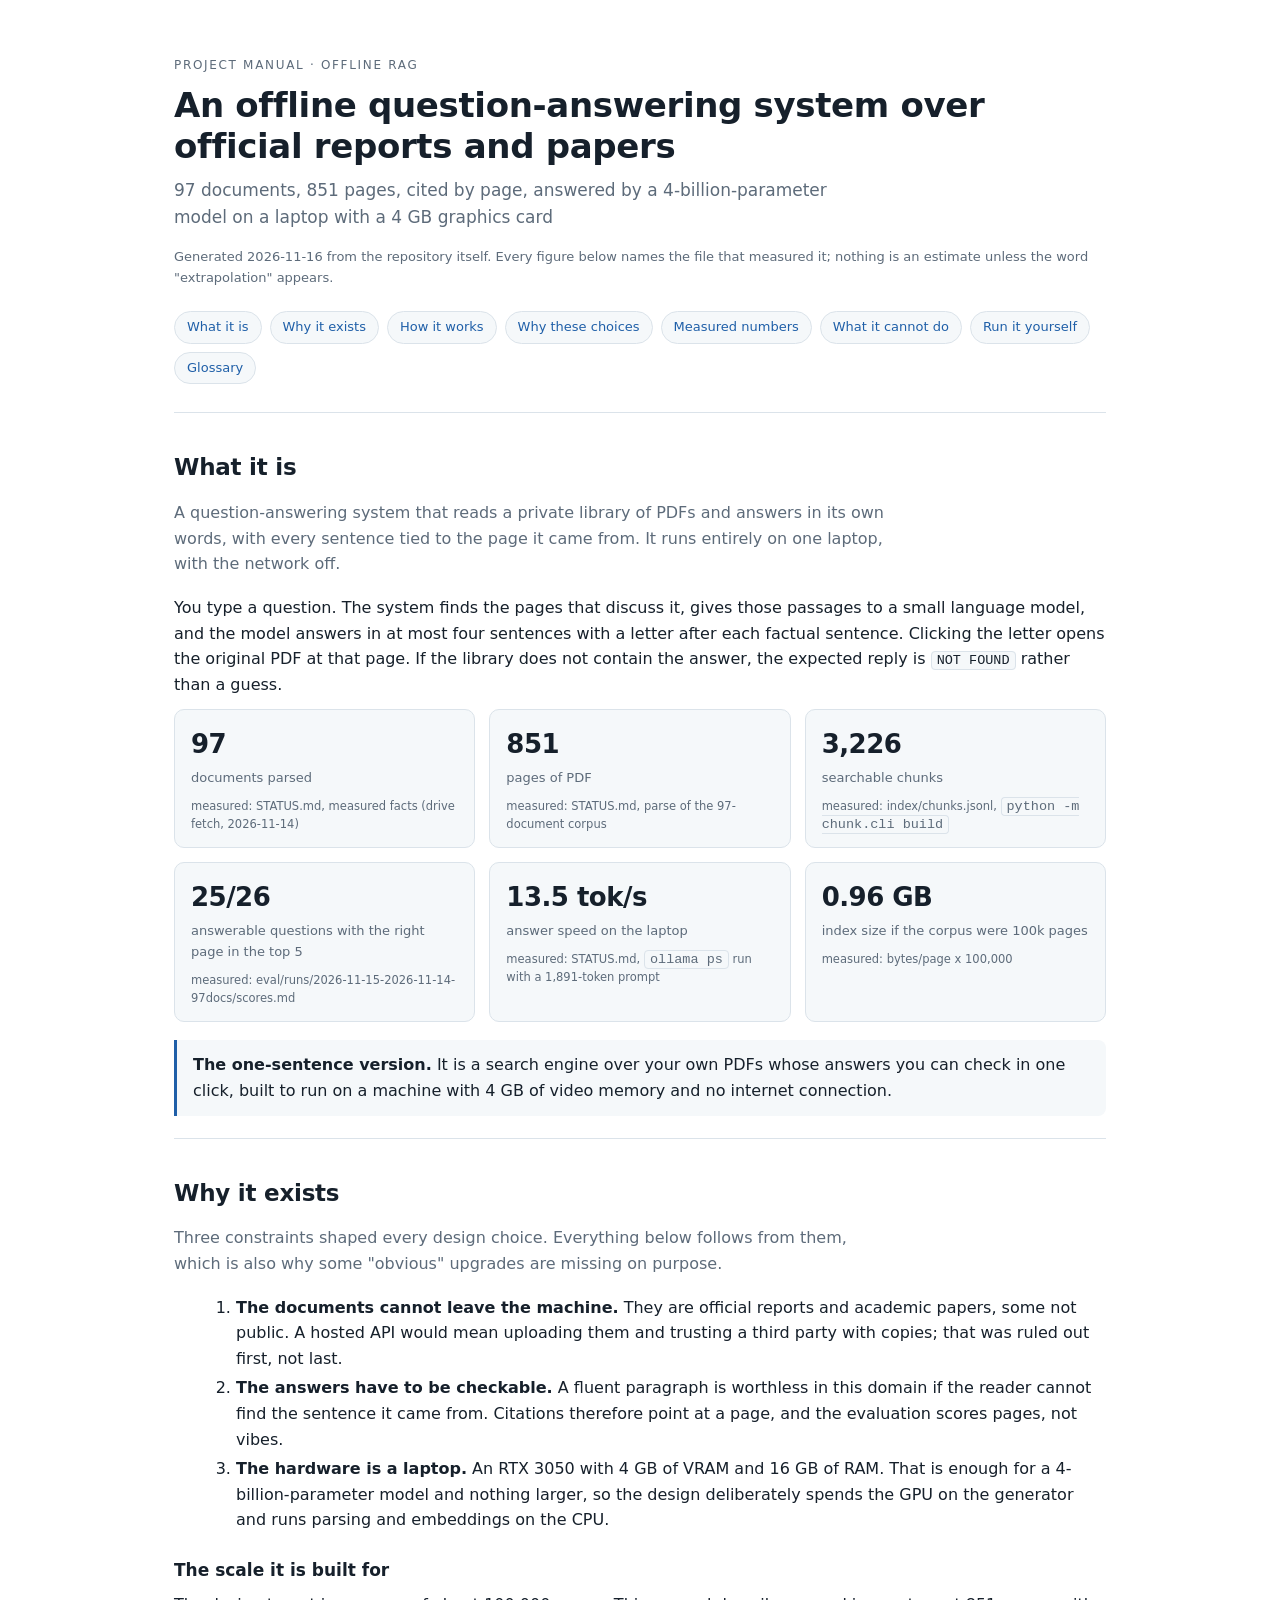
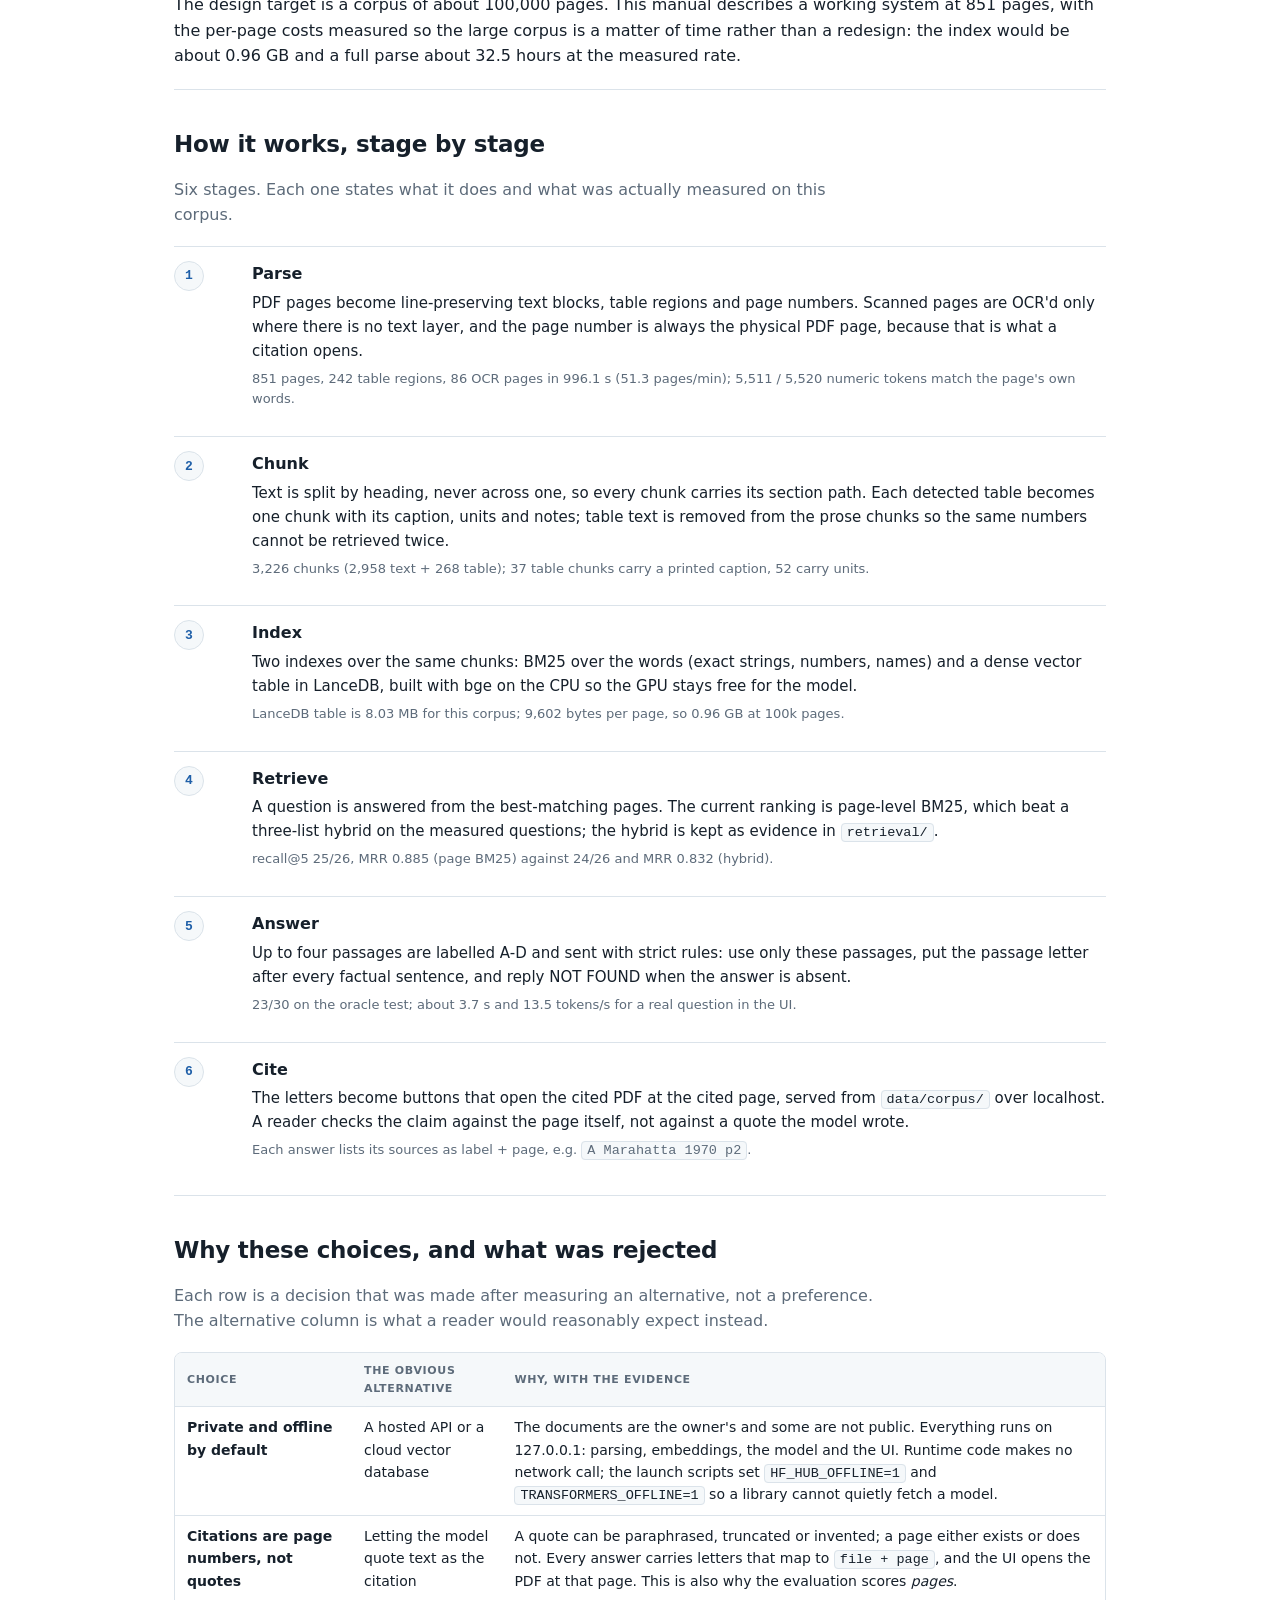
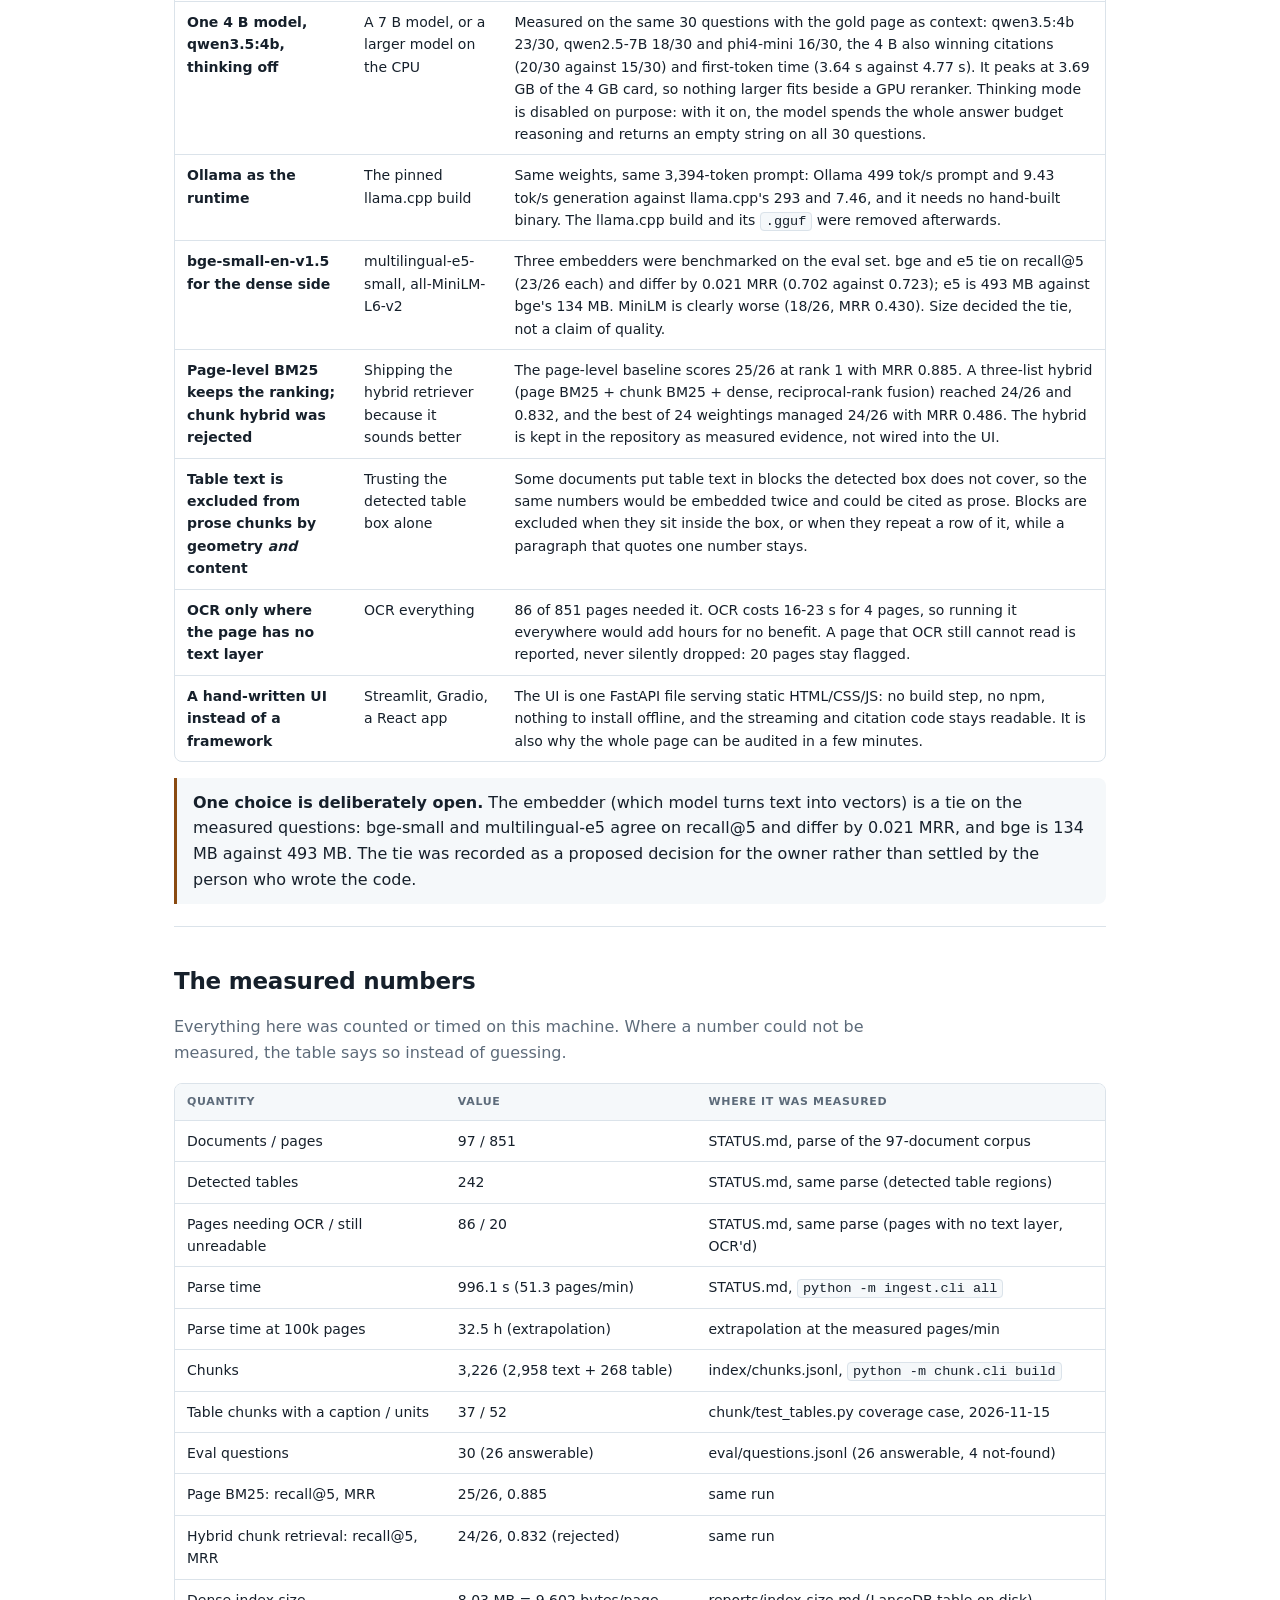
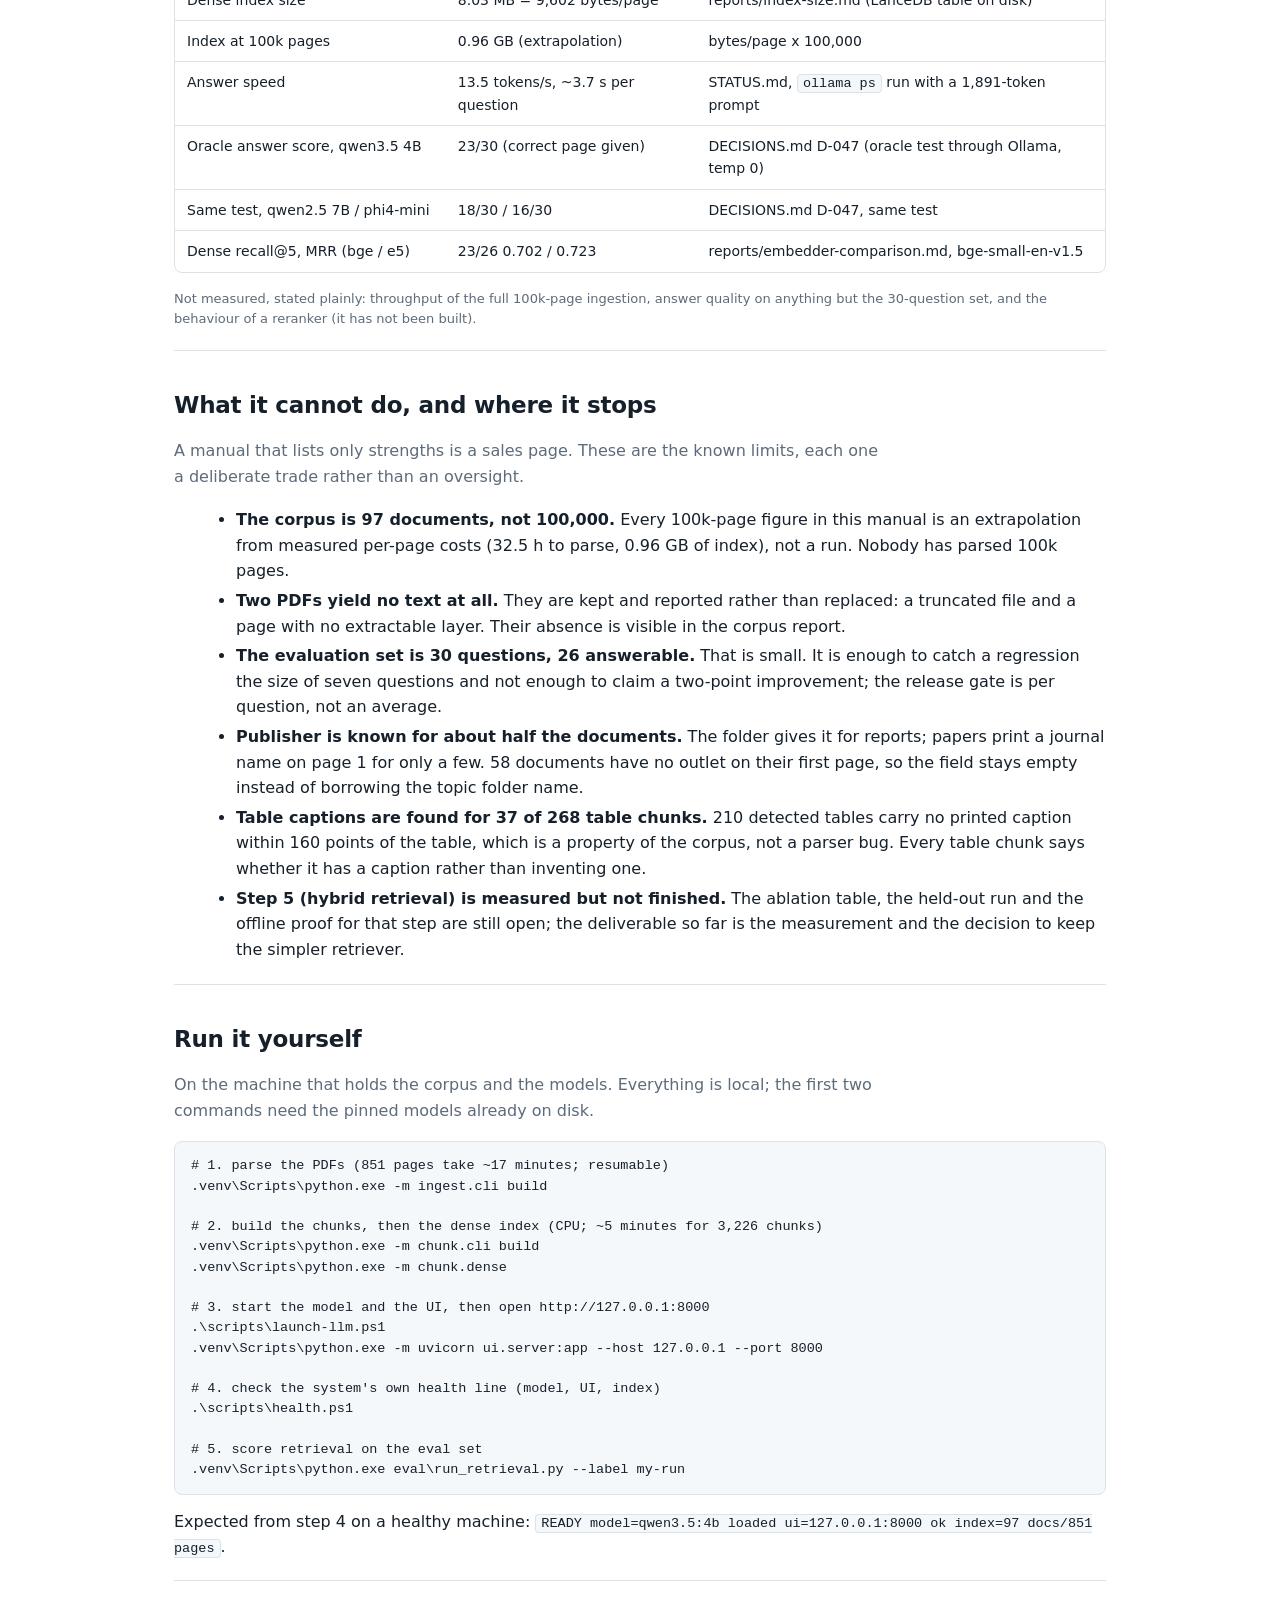
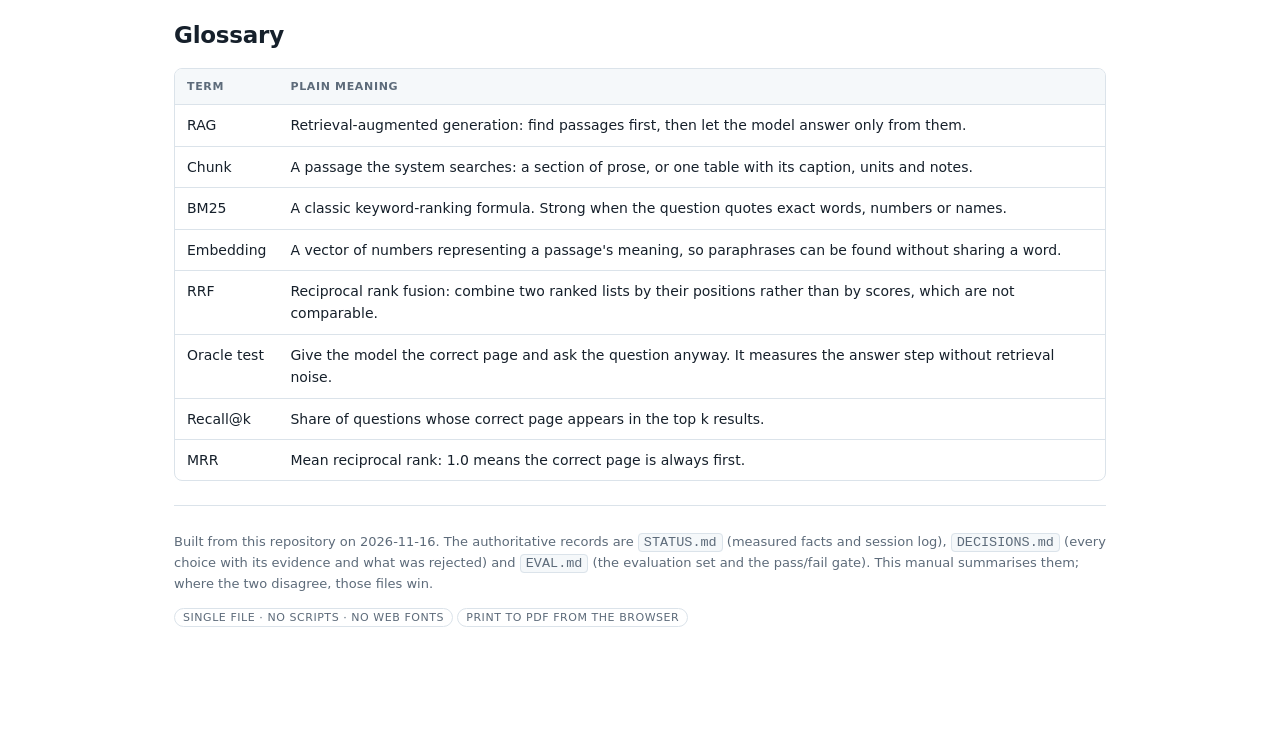
<file: docs/manual.html>
<!doctype html>
<html lang="en">
<head>
<meta charset="utf-8">
<meta name="viewport" content="width=device-width, initial-scale=1">
<title>An offline question-answering system over official reports and papers</title>
<style>
:root{--ink:#16202b;--muted:#5d6b7a;--line:#dbe3ea;--bg:#ffffff;--soft:#f5f8fa;
      --accent:#1f5fa8;--warn:#8a4b12;--ok:#1f6b45}
@media (prefers-color-scheme: dark){
  :root{--ink:#e8eef4;--muted:#9fb0c0;--line:#2a3744;--bg:#111820;--soft:#17202a;
        --accent:#7db3ee;--warn:#e0a76a;--ok:#7fd1a4}
}
*{box-sizing:border-box}
body{margin:0;background:var(--bg);color:var(--ink);
     font:16px/1.6 "Segoe UI",system-ui,-apple-system,sans-serif}
.manual{max-width:980px;margin:0 auto;padding:0 24px 96px}
.manual__header{padding:56px 0 28px;border-bottom:1px solid var(--line)}
.manual__kicker{font-size:12px;letter-spacing:.14em;text-transform:uppercase;color:var(--muted)}
.manual__title{font-size:34px;line-height:1.2;margin:10px 0 10px;letter-spacing:-.01em}
.manual__subtitle{font-size:17px;color:var(--muted);margin:0;max-width:62ch}
.manual__meta{margin-top:16px;font-size:13px;color:var(--muted)}
.nav{display:flex;flex-wrap:wrap;gap:8px;margin:22px 0 0}
.nav__link{font-size:13px;text-decoration:none;color:var(--accent);border:1px solid var(--line);
           border-radius:999px;padding:5px 12px;background:var(--soft)}
.nav__link:hover{border-color:var(--accent)}
.section{padding:36px 0 8px;border-bottom:1px solid var(--line)}
.section__title{font-size:23px;margin:0 0 14px;letter-spacing:-.01em}
.section__lead{color:var(--muted);margin:0 0 18px;max-width:70ch}
h3{font-size:17px;margin:24px 0 8px}
p{margin:0 0 12px} ul,ol{margin:0 0 14px 22px} li{margin:4px 0}
code{font:13.5px ui-monospace,Consolas,monospace;background:var(--soft);
     border:1px solid var(--line);border-radius:4px;padding:1px 5px}
pre{background:var(--soft);border:1px solid var(--line);border-radius:8px;padding:14px 16px;
    overflow:auto;font:13.5px/1.5 ui-monospace,Consolas,monospace}
pre code{background:none;border:0;padding:0}
.table-wrap{overflow:auto;margin:8px 0 16px;border:1px solid var(--line);border-radius:8px}
.table{border-collapse:collapse;width:100%;min-width:520px;font-size:14px}
.table th{text-align:left;font-size:11px;text-transform:uppercase;letter-spacing:.06em;
          color:var(--muted);background:var(--soft);padding:9px 12px;border-bottom:1px solid var(--line)}
.table td{padding:9px 12px;border-bottom:1px solid var(--line);vertical-align:top}
.table tr:last-child td{border-bottom:0}
.cards{display:grid;gap:14px;grid-template-columns:repeat(auto-fit,minmax(240px,1fr));margin:8px 0 18px}
.card{border:1px solid var(--line);border-radius:10px;padding:14px 16px;background:var(--soft)}
.card__stat{font-size:26px;font-weight:600;letter-spacing:-.02em}
.card__label{font-size:13px;color:var(--muted);margin-top:2px}
.card__where{font-size:11.5px;color:var(--muted);margin-top:8px}
.stage{display:grid;grid-template-columns:64px 1fr;gap:14px;padding:14px 0;border-top:1px solid var(--line)}
.stage__num{font:600 13px/1 ui-monospace,Consolas,monospace;color:var(--accent);
            border:1px solid var(--line);border-radius:999px;width:30px;height:30px;
            display:flex;align-items:center;justify-content:center;background:var(--soft)}
.stage__title{font-weight:600;margin:0 0 4px}
.stage__body{margin:0;font-size:15px;color:var(--ink)}
.stage__measure{font-size:13px;color:var(--muted);margin-top:6px}
.callout{border-left:3px solid var(--accent);background:var(--soft);padding:12px 16px;
         border-radius:0 8px 8px 0;margin:14px 0}
.callout--warn{border-left-color:var(--warn)}
.manual__footer{padding:26px 0;font-size:13px;color:var(--muted)}
.tag{font-size:11px;text-transform:uppercase;letter-spacing:.05em;border-radius:999px;
     padding:2px 8px;border:1px solid var(--line);color:var(--muted)}
/* A4 with real margins: Chromium's default is US Letter with 10 mm margins, and the
   owner's region prints A4. */
@page{size:A4;margin:18mm 16mm 16mm}

/* Print: force the light palette (the screen palette follows the OS, and printing a
   dark page wastes ink and can come out unreadable), unpin the table's scroll width so
   no column is cut off, and keep rows, stages and callouts whole across page breaks. */
@media print{
  :root{--ink:#111;--muted:#555;--line:#b9c2cb;--bg:#fff;--soft:#f4f6f8;
        --accent:#1a4f8a;--warn:#7a3f0e;--ok:#1a5c3b}
  body{font-size:10.5pt;background:#fff}
  .nav{display:none}
  .manual{max-width:none;padding:0 0 12pt}
  .manual__header{padding-top:0}
  .manual__title{font-size:23pt}
  h2,h3{page-break-after:avoid}
  .section{padding:18pt 0 4pt}
  .stage,.card,.callout,tr,pre{page-break-inside:avoid}
  .table-wrap{overflow:visible;border-color:var(--line)}
  .table{min-width:0;font-size:9pt}
  .table th,.table td{padding:5pt 7pt}
  a{color:inherit;text-decoration:none}
}
</style>
</head>
<body>
<main class="manual">

  <header class="manual__header" id="top">
    <div class="manual__kicker">Project manual &middot; offline RAG</div>
    <h1 class="manual__title">An offline question-answering system over official reports and papers</h1>
    <p class="manual__subtitle">97 documents, 851 pages, cited by page, answered by a 4-billion-parameter model on a laptop with a 4 GB graphics card</p>
    <p class="manual__meta">Generated 2026-11-16 from the repository itself. Every figure
      below names the file that measured it; nothing is an estimate unless the word
      "extrapolation" appears.</p>
    <nav class="nav">
      <a class="nav__link" href="#what">What it is</a>
      <a class="nav__link" href="#why">Why it exists</a>
      <a class="nav__link" href="#how">How it works</a>
      <a class="nav__link" href="#choices">Why these choices</a>
      <a class="nav__link" href="#numbers">Measured numbers</a>
      <a class="nav__link" href="#limits">What it cannot do</a>
      <a class="nav__link" href="#run">Run it yourself</a>
      <a class="nav__link" href="#glossary">Glossary</a>
    </nav>
  </header>

  <section class="section" id="what">
    <h2 class="section__title">What it is</h2>
    <p class="section__lead">A question-answering system that reads a private library of
      PDFs and answers in its own words, with every sentence tied to the page it came
      from. It runs entirely on one laptop, with the network off.</p>
    <p>You type a question. The system finds the pages that discuss it, gives those
      passages to a small language model, and the model answers in at most four sentences
      with a letter after each factual sentence. Clicking the letter opens the original PDF
      at that page. If the library does not contain the answer, the expected reply is
      <code>NOT FOUND</code> rather than a guess.</p>
    <div class="cards"><div class="card"><div class="card__stat">97</div><div class="card__label">documents parsed</div><div class="card__where">measured: STATUS.md, measured facts (drive fetch, 2026-11-14)</div></div><div class="card"><div class="card__stat">851</div><div class="card__label">pages of PDF</div><div class="card__where">measured: STATUS.md, parse of the 97-document corpus</div></div><div class="card"><div class="card__stat">3,226</div><div class="card__label">searchable chunks</div><div class="card__where">measured: index/chunks.jsonl, <code>python -m chunk.cli build</code></div></div><div class="card"><div class="card__stat">25/26</div><div class="card__label">answerable questions with the right page in the top 5</div><div class="card__where">measured: eval/runs/2026-11-15-2026-11-14-97docs/scores.md</div></div><div class="card"><div class="card__stat">13.5 tok/s</div><div class="card__label">answer speed on the laptop</div><div class="card__where">measured: STATUS.md, <code>ollama ps</code> run with a 1,891-token prompt</div></div><div class="card"><div class="card__stat">0.96 GB</div><div class="card__label">index size if the corpus were 100k pages</div><div class="card__where">measured: bytes/page x 100,000</div></div></div>
    <div class="callout"><strong>The one-sentence version.</strong> It is a search engine
      over your own PDFs whose answers you can check in one click, built to run on a
      machine with 4 GB of video memory and no internet connection.</div>
  </section>

  <section class="section" id="why">
    <h2 class="section__title">Why it exists</h2>
    <p class="section__lead">Three constraints shaped every design choice. Everything below
      follows from them, which is also why some "obvious" upgrades are missing on purpose.</p>
    <ol>
      <li><strong>The documents cannot leave the machine.</strong> They are official reports
        and academic papers, some not public. A hosted API would mean uploading them and
        trusting a third party with copies; that was ruled out first, not last.</li>
      <li><strong>The answers have to be checkable.</strong> A fluent paragraph is worthless
        in this domain if the reader cannot find the sentence it came from. Citations
        therefore point at a page, and the evaluation scores pages, not vibes.</li>
      <li><strong>The hardware is a laptop.</strong> An RTX 3050 with 4 GB of VRAM and 16 GB
        of RAM. That is enough for a 4-billion-parameter model and nothing larger, so the
        design deliberately spends the GPU on the generator and runs parsing and embeddings
        on the CPU.</li>
    </ol>
    <h3>The scale it is built for</h3>
    <p>The design target is a corpus of about 100,000 pages. This manual describes a
      working system at 851 pages, with the per-page costs measured so the large corpus is
      a matter of time rather than a redesign: the index would be about
      0.96 GB and a full parse about 32.5
      hours at the measured rate.</p>
  </section>

  <section class="section" id="how">
    <h2 class="section__title">How it works, stage by stage</h2>
    <p class="section__lead">Six stages. Each one states what it does and what was actually
      measured on this corpus.</p>
    <div class="stage"><div class="stage__num">1</div><div><p class="stage__title">Parse</p><p class="stage__body">PDF pages become line-preserving text blocks, table regions and page numbers. Scanned pages are OCR'd only where there is no text layer, and the page number is always the physical PDF page, because that is what a citation opens.</p><p class="stage__measure">851 pages, 242 table regions, 86 OCR pages in 996.1 s (51.3 pages/min); 5,511 / 5,520 numeric tokens match the page's own words.</p></div></div><div class="stage"><div class="stage__num">2</div><div><p class="stage__title">Chunk</p><p class="stage__body">Text is split by heading, never across one, so every chunk carries its section path. Each detected table becomes one chunk with its caption, units and notes; table text is removed from the prose chunks so the same numbers cannot be retrieved twice.</p><p class="stage__measure">3,226 chunks (2,958 text + 268 table); 37 table chunks carry a printed caption, 52 carry units.</p></div></div><div class="stage"><div class="stage__num">3</div><div><p class="stage__title">Index</p><p class="stage__body">Two indexes over the same chunks: BM25 over the words (exact strings, numbers, names) and a dense vector table in LanceDB, built with bge on the CPU so the GPU stays free for the model.</p><p class="stage__measure">LanceDB table is 8.03 MB for this corpus; 9,602 bytes per page, so 0.96 GB at 100k pages.</p></div></div><div class="stage"><div class="stage__num">4</div><div><p class="stage__title">Retrieve</p><p class="stage__body">A question is answered from the best-matching pages. The current ranking is page-level BM25, which beat a three-list hybrid on the measured questions; the hybrid is kept as evidence in <code>retrieval/</code>.</p><p class="stage__measure">recall@5 25/26, MRR 0.885 (page BM25) against 24/26 and MRR 0.832 (hybrid).</p></div></div><div class="stage"><div class="stage__num">5</div><div><p class="stage__title">Answer</p><p class="stage__body">Up to four passages are labelled A-D and sent with strict rules: use only these passages, put the passage letter after every factual sentence, and reply NOT FOUND when the answer is absent.</p><p class="stage__measure">23/30 on the oracle test; about 3.7 s and 13.5 tokens/s for a real question in the UI.</p></div></div><div class="stage"><div class="stage__num">6</div><div><p class="stage__title">Cite</p><p class="stage__body">The letters become buttons that open the cited PDF at the cited page, served from <code>data/corpus/</code> over localhost. A reader checks the claim against the page itself, not against a quote the model wrote.</p><p class="stage__measure">Each answer lists its sources as label + page, e.g. <code>A Marahatta 1970 p2</code>.</p></div></div>
  </section>

  <section class="section" id="choices">
    <h2 class="section__title">Why these choices, and what was rejected</h2>
    <p class="section__lead">Each row is a decision that was made after measuring an
      alternative, not a preference. The alternative column is what a reader would
      reasonably expect instead.</p>
    <div class="table-wrap"><table class="table"><thead><tr><th>Choice</th><th>The obvious alternative</th><th>Why, with the evidence</th></tr></thead><tbody><tr><td><strong>Private and offline by default</strong></td><td>A hosted API or a cloud vector database</td><td>The documents are the owner's and some are not public. Everything runs on 127.0.0.1: parsing, embeddings, the model and the UI. Runtime code makes no network call; the launch scripts set <code>HF_HUB_OFFLINE=1</code> and <code>TRANSFORMERS_OFFLINE=1</code> so a library cannot quietly fetch a model.</td></tr><tr><td><strong>Citations are page numbers, not quotes</strong></td><td>Letting the model quote text as the citation</td><td>A quote can be paraphrased, truncated or invented; a page either exists or does not. Every answer carries letters that map to <code>file + page</code>, and the UI opens the PDF at that page. This is also why the evaluation scores <em>pages</em>.</td></tr><tr><td><strong>One 4 B model, qwen3.5:4b, thinking off</strong></td><td>A 7 B model, or a larger model on the CPU</td><td>Measured on the same 30 questions with the gold page as context: qwen3.5:4b 23/30, qwen2.5-7B 18/30 and phi4-mini 16/30, the 4 B also winning citations (20/30 against 15/30) and first-token time (3.64 s against 4.77 s). It peaks at 3.69 GB of the 4 GB card, so nothing larger fits beside a GPU reranker. Thinking mode is disabled on purpose: with it on, the model spends the whole answer budget reasoning and returns an empty string on all 30 questions.</td></tr><tr><td><strong>Ollama as the runtime</strong></td><td>The pinned llama.cpp build</td><td>Same weights, same 3,394-token prompt: Ollama 499 tok/s prompt and 9.43 tok/s generation against llama.cpp's 293 and 7.46, and it needs no hand-built binary. The llama.cpp build and its <code>.gguf</code> were removed afterwards.</td></tr><tr><td><strong>bge-small-en-v1.5 for the dense side</strong></td><td>multilingual-e5-small, all-MiniLM-L6-v2</td><td>Three embedders were benchmarked on the eval set. bge and e5 tie on recall@5 (23/26 each) and differ by 0.021 MRR (0.702 against 0.723); e5 is 493 MB against bge's 134 MB. MiniLM is clearly worse (18/26, MRR 0.430). Size decided the tie, not a claim of quality.</td></tr><tr><td><strong>Page-level BM25 keeps the ranking; chunk hybrid was rejected</strong></td><td>Shipping the hybrid retriever because it sounds better</td><td>The page-level baseline scores 25/26 at rank 1 with MRR 0.885. A three-list hybrid (page BM25 + chunk BM25 + dense, reciprocal-rank fusion) reached 24/26 and 0.832, and the best of 24 weightings managed 24/26 with MRR 0.486. The hybrid is kept in the repository as measured evidence, not wired into the UI.</td></tr><tr><td><strong>Table text is excluded from prose chunks by geometry <em>and</em> content</strong></td><td>Trusting the detected table box alone</td><td>Some documents put table text in blocks the detected box does not cover, so the same numbers would be embedded twice and could be cited as prose. Blocks are excluded when they sit inside the box, or when they repeat a row of it, while a paragraph that quotes one number stays.</td></tr><tr><td><strong>OCR only where the page has no text layer</strong></td><td>OCR everything</td><td>86 of 851 pages needed it. OCR costs 16-23 s for 4 pages, so running it everywhere would add hours for no benefit. A page that OCR still cannot read is reported, never silently dropped: 20 pages stay flagged.</td></tr><tr><td><strong>A hand-written UI instead of a framework</strong></td><td>Streamlit, Gradio, a React app</td><td>The UI is one FastAPI file serving static HTML/CSS/JS: no build step, no npm, nothing to install offline, and the streaming and citation code stays readable. It is also why the whole page can be audited in a few minutes.</td></tr></tbody></table></div>
    <div class="callout callout--warn"><strong>One choice is deliberately open.</strong> The
      embedder (which model turns text into vectors) is a tie on the measured questions:
      bge-small and multilingual-e5 agree on recall@5 and differ by 0.021 MRR, and bge is
      134 MB against 493 MB. The tie was recorded as a proposed decision for the owner
      rather than settled by the person who wrote the code.</div>
  </section>

  <section class="section" id="numbers">
    <h2 class="section__title">The measured numbers</h2>
    <p class="section__lead">Everything here was counted or timed on this machine. Where a
      number could not be measured, the table says so instead of guessing.</p>
    <div class="table-wrap"><table class="table"><thead><tr><th>Quantity</th><th>Value</th><th>Where it was measured</th></tr></thead><tbody><tr><td>Documents / pages</td><td>97 / 851</td><td>STATUS.md, parse of the 97-document corpus</td></tr><tr><td>Detected tables</td><td>242</td><td>STATUS.md, same parse (detected table regions)</td></tr><tr><td>Pages needing OCR / still unreadable</td><td>86 / 20</td><td>STATUS.md, same parse (pages with no text layer, OCR'd)</td></tr><tr><td>Parse time</td><td>996.1 s (51.3 pages/min)</td><td>STATUS.md, <code>python -m ingest.cli all</code></td></tr><tr><td>Parse time at 100k pages</td><td>32.5 h (extrapolation)</td><td>extrapolation at the measured pages/min</td></tr><tr><td>Chunks</td><td>3,226 (2,958 text + 268 table)</td><td>index/chunks.jsonl, <code>python -m chunk.cli build</code></td></tr><tr><td>Table chunks with a caption / units</td><td>37 / 52</td><td>chunk/test_tables.py coverage case, 2026-11-15</td></tr><tr><td>Eval questions</td><td>30 (26 answerable)</td><td>eval/questions.jsonl (26 answerable, 4 not-found)</td></tr><tr><td>Page BM25: recall@5, MRR</td><td>25/26, 0.885</td><td>same run</td></tr><tr><td>Hybrid chunk retrieval: recall@5, MRR</td><td>24/26, 0.832 (rejected)</td><td>same run</td></tr><tr><td>Dense index size</td><td>8.03 MB = 9,602 bytes/page</td><td>reports/index-size.md (LanceDB table on disk)</td></tr><tr><td>Index at 100k pages</td><td>0.96 GB (extrapolation)</td><td>bytes/page x 100,000</td></tr><tr><td>Answer speed</td><td>13.5 tokens/s, ~3.7 s per question</td><td>STATUS.md, <code>ollama ps</code> run with a 1,891-token prompt</td></tr><tr><td>Oracle answer score, qwen3.5 4B</td><td>23/30 (correct page given)</td><td>DECISIONS.md D-047 (oracle test through Ollama, temp 0)</td></tr><tr><td>Same test, qwen2.5 7B / phi4-mini</td><td>18/30 / 16/30</td><td>DECISIONS.md D-047, same test</td></tr><tr><td>Dense recall@5, MRR (bge / e5)</td><td>23/26 0.702 / 0.723</td><td>reports/embedder-comparison.md, bge-small-en-v1.5</td></tr></tbody></table></div>
    <p class="manual__meta">Not measured, stated plainly: throughput of the full 100k-page
      ingestion, answer quality on anything but the 30-question set, and the behaviour of a
      reranker (it has not been built).</p>
  </section>

  <section class="section" id="limits">
    <h2 class="section__title">What it cannot do, and where it stops</h2>
    <p class="section__lead">A manual that lists only strengths is a sales page. These are
      the known limits, each one a deliberate trade rather than an oversight.</p>
    <ul><li><strong>The corpus is 97 documents, not 100,000.</strong> Every 100k-page figure in this manual is an extrapolation from measured per-page costs (32.5 h to parse, 0.96 GB of index), not a run. Nobody has parsed 100k pages.</li><li><strong>Two PDFs yield no text at all.</strong> They are kept and reported rather than replaced: a truncated file and a page with no extractable layer. Their absence is visible in the corpus report.</li><li><strong>The evaluation set is 30 questions, 26 answerable.</strong> That is small. It is enough to catch a regression the size of seven questions and not enough to claim a two-point improvement; the release gate is per question, not an average.</li><li><strong>Publisher is known for about half the documents.</strong> The folder gives it for reports; papers print a journal name on page 1 for only a few. 58 documents have no outlet on their first page, so the field stays empty instead of borrowing the topic folder name.</li><li><strong>Table captions are found for 37 of 268 table chunks.</strong> 210 detected tables carry no printed caption within 160 points of the table, which is a property of the corpus, not a parser bug. Every table chunk says whether it has a caption rather than inventing one.</li><li><strong>Step 5 (hybrid retrieval) is measured but not finished.</strong> The ablation table, the held-out run and the offline proof for that step are still open; the deliverable so far is the measurement and the decision to keep the simpler retriever.</li></ul>
  </section>

  <section class="section" id="run">
    <h2 class="section__title">Run it yourself</h2>
    <p class="section__lead">On the machine that holds the corpus and the models. Everything
      is local; the first two commands need the pinned models already on disk.</p>
    <pre><code># 1. parse the PDFs (851 pages take ~17 minutes; resumable)
.venv\Scripts\python.exe -m ingest.cli build

# 2. build the chunks, then the dense index (CPU; ~5 minutes for 3,226 chunks)
.venv\Scripts\python.exe -m chunk.cli build
.venv\Scripts\python.exe -m chunk.dense

# 3. start the model and the UI, then open http://127.0.0.1:8000
.\scripts\launch-llm.ps1
.venv\Scripts\python.exe -m uvicorn ui.server:app --host 127.0.0.1 --port 8000

# 4. check the system's own health line (model, UI, index)
.\scripts\health.ps1

# 5. score retrieval on the eval set
.venv\Scripts\python.exe eval\run_retrieval.py --label my-run</code></pre>
    <p>Expected from step 4 on a healthy machine:
      <code>READY  model=qwen3.5:4b loaded  ui=127.0.0.1:8000 ok  index=97 docs/851 pages</code>.</p>
  </section>

  <section class="section" id="glossary">
    <h2 class="section__title">Glossary</h2>
    <div class="table-wrap"><table class="table"><thead><tr><th>Term</th><th>Plain meaning</th></tr></thead><tbody><tr><td>RAG</td><td>Retrieval-augmented generation: find passages first, then let the model answer only from them.</td></tr><tr><td>Chunk</td><td>A passage the system searches: a section of prose, or one table with its caption, units and notes.</td></tr><tr><td>BM25</td><td>A classic keyword-ranking formula. Strong when the question quotes exact words, numbers or names.</td></tr><tr><td>Embedding</td><td>A vector of numbers representing a passage's meaning, so paraphrases can be found without sharing a word.</td></tr><tr><td>RRF</td><td>Reciprocal rank fusion: combine two ranked lists by their positions rather than by scores, which are not comparable.</td></tr><tr><td>Oracle test</td><td>Give the model the correct page and ask the question anyway. It measures the answer step without retrieval noise.</td></tr><tr><td>Recall@k</td><td>Share of questions whose correct page appears in the top k results.</td></tr><tr><td>MRR</td><td>Mean reciprocal rank: 1.0 means the correct page is always first.</td></tr></tbody></table></div>
  </section>

  <footer class="manual__footer">
    <p>Built from this repository on 2026-11-16. The authoritative records are
      <code>STATUS.md</code> (measured facts and session log), <code>DECISIONS.md</code>
      (every choice with its evidence and what was rejected) and <code>EVAL.md</code>
      (the evaluation set and the pass/fail gate). This manual summarises them; where the
      two disagree, those files win.</p>
    <span class="tag">single file &middot; no scripts &middot; no web fonts</span>
    <span class="tag">print to PDF from the browser</span>
  </footer>

</main>
</body>
</html>
</file>
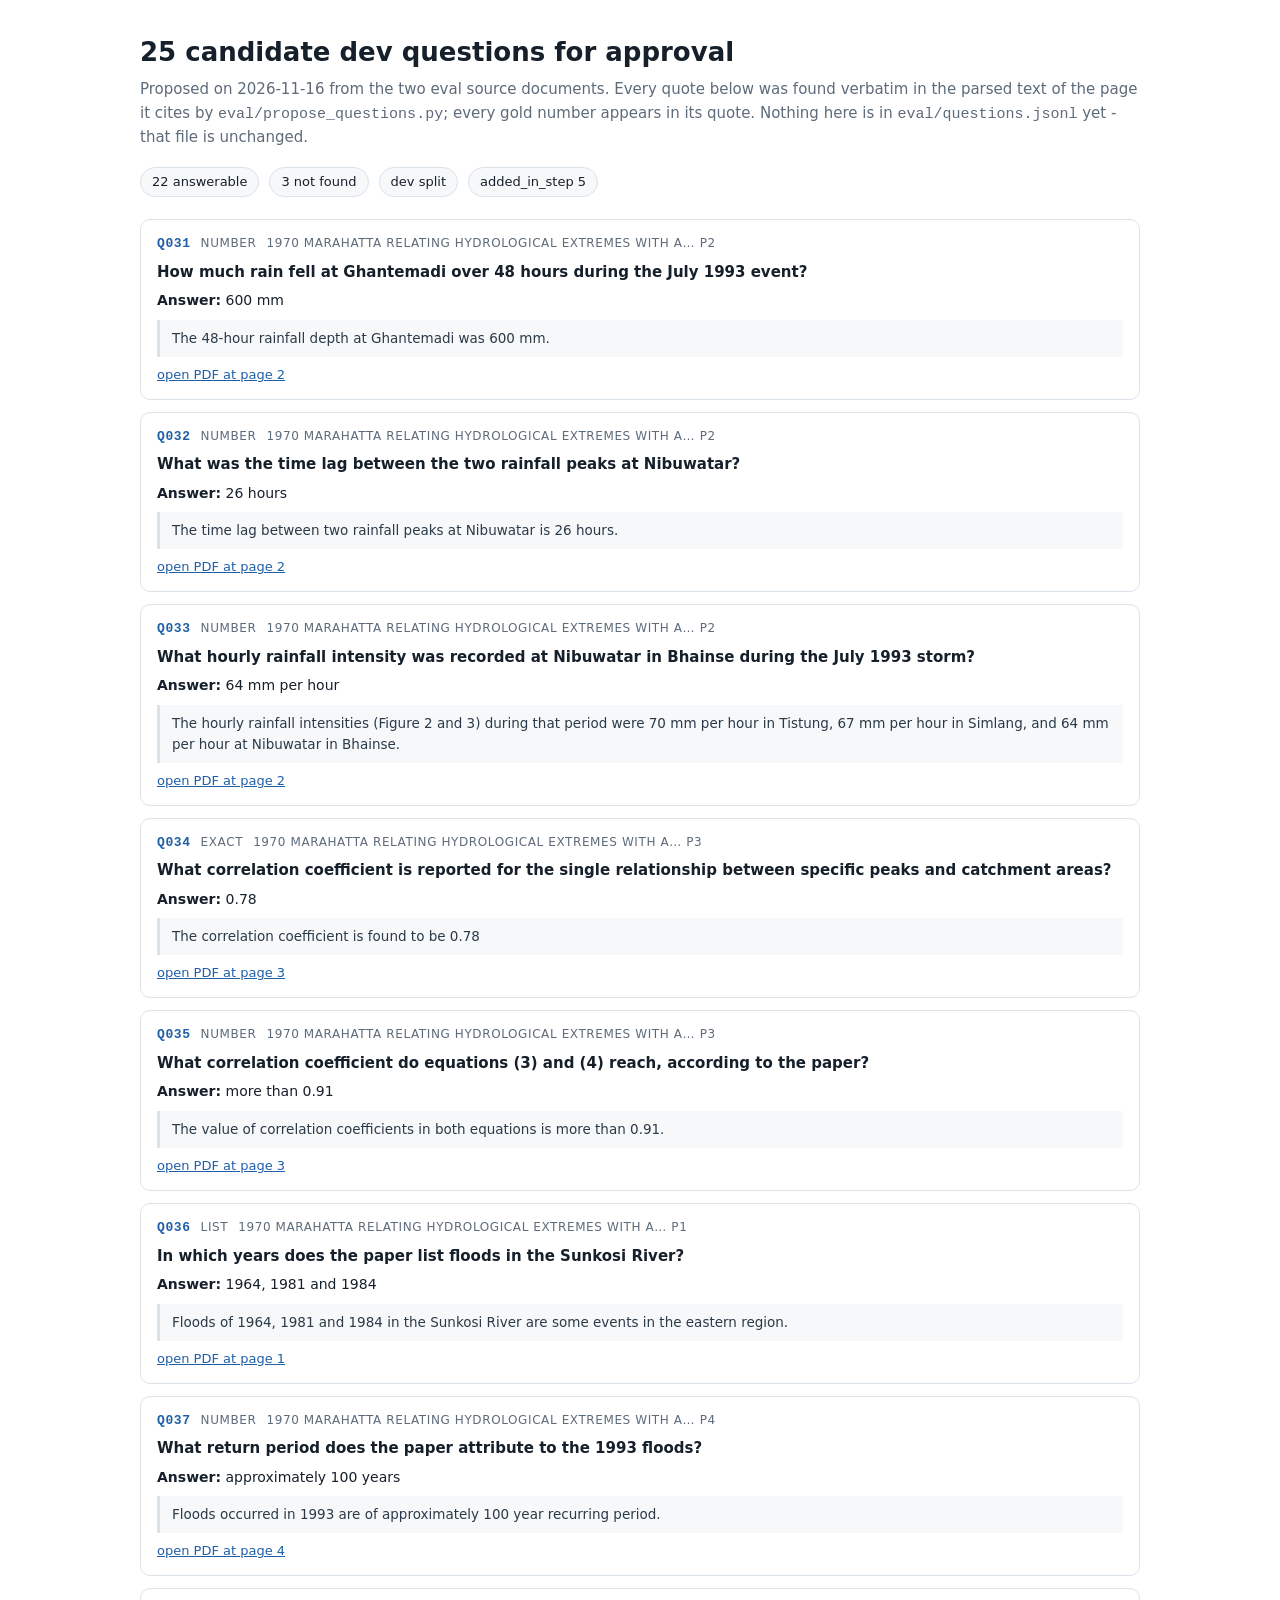
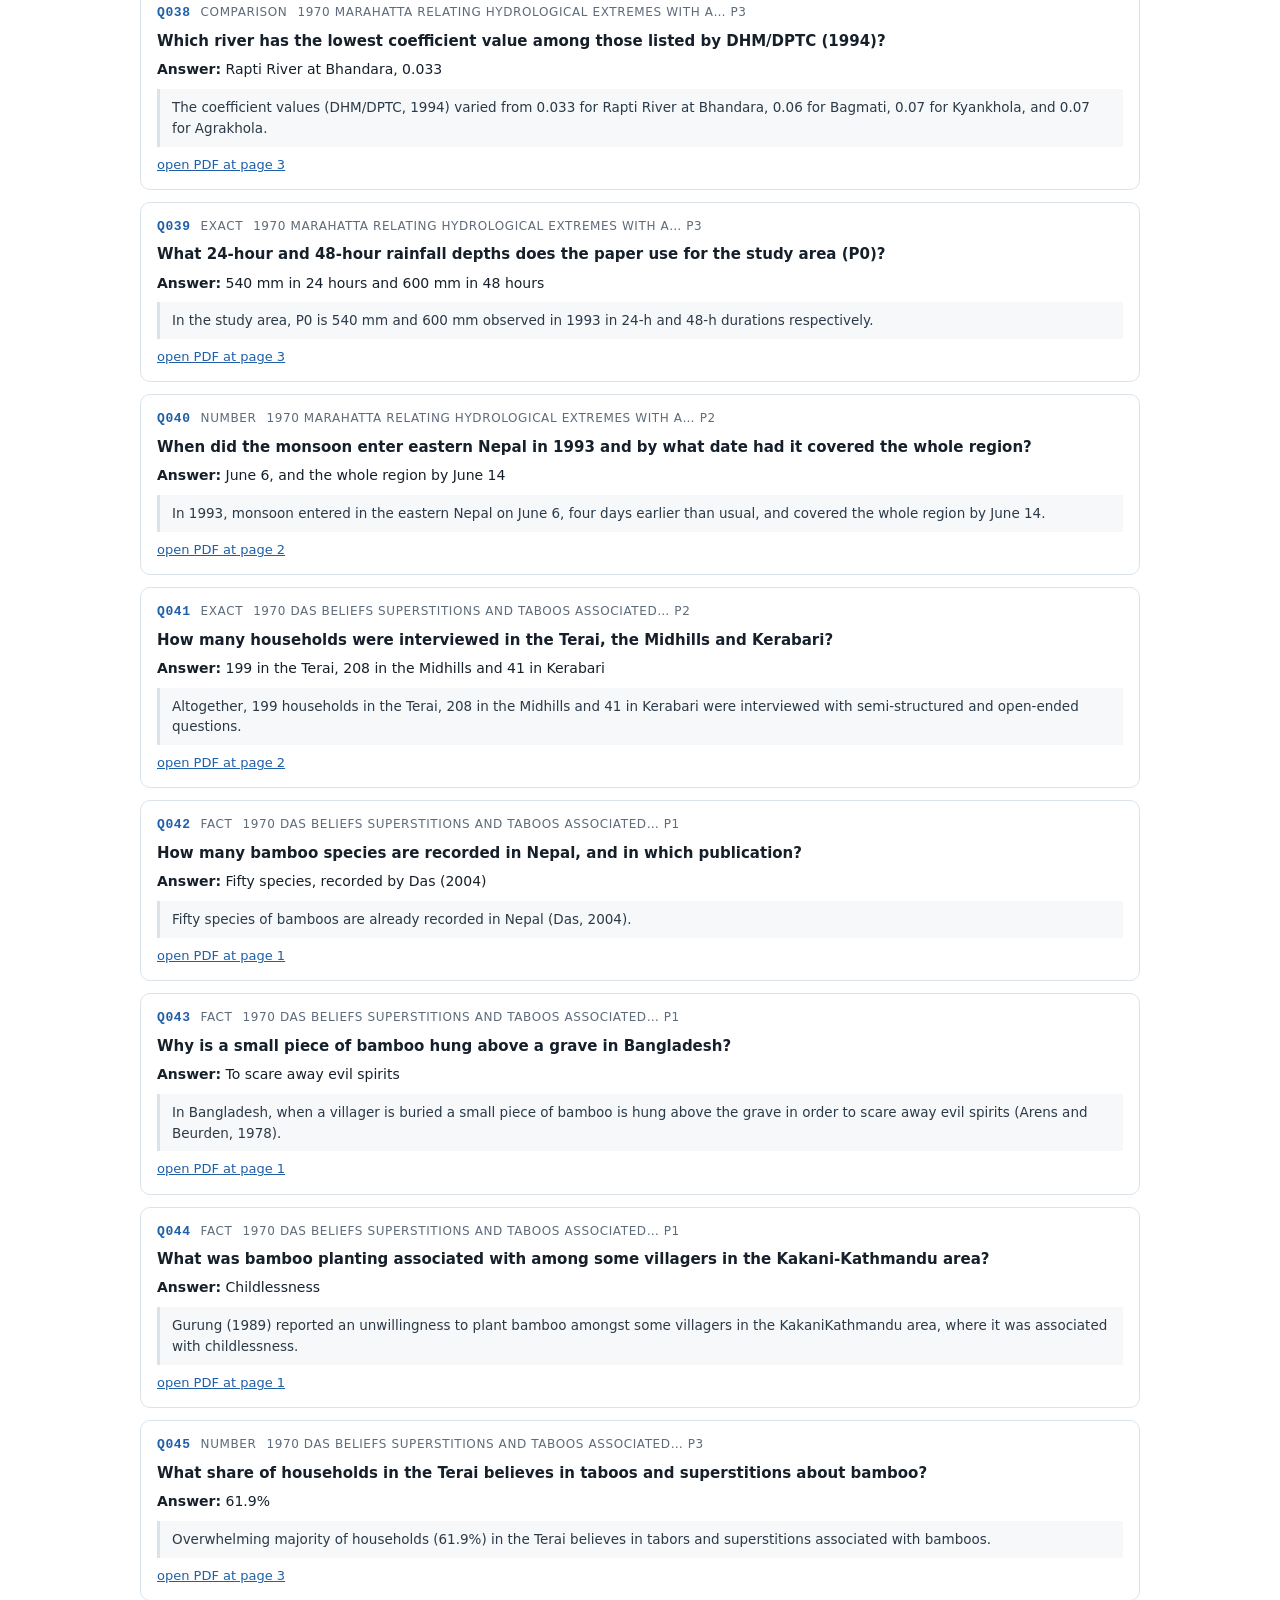
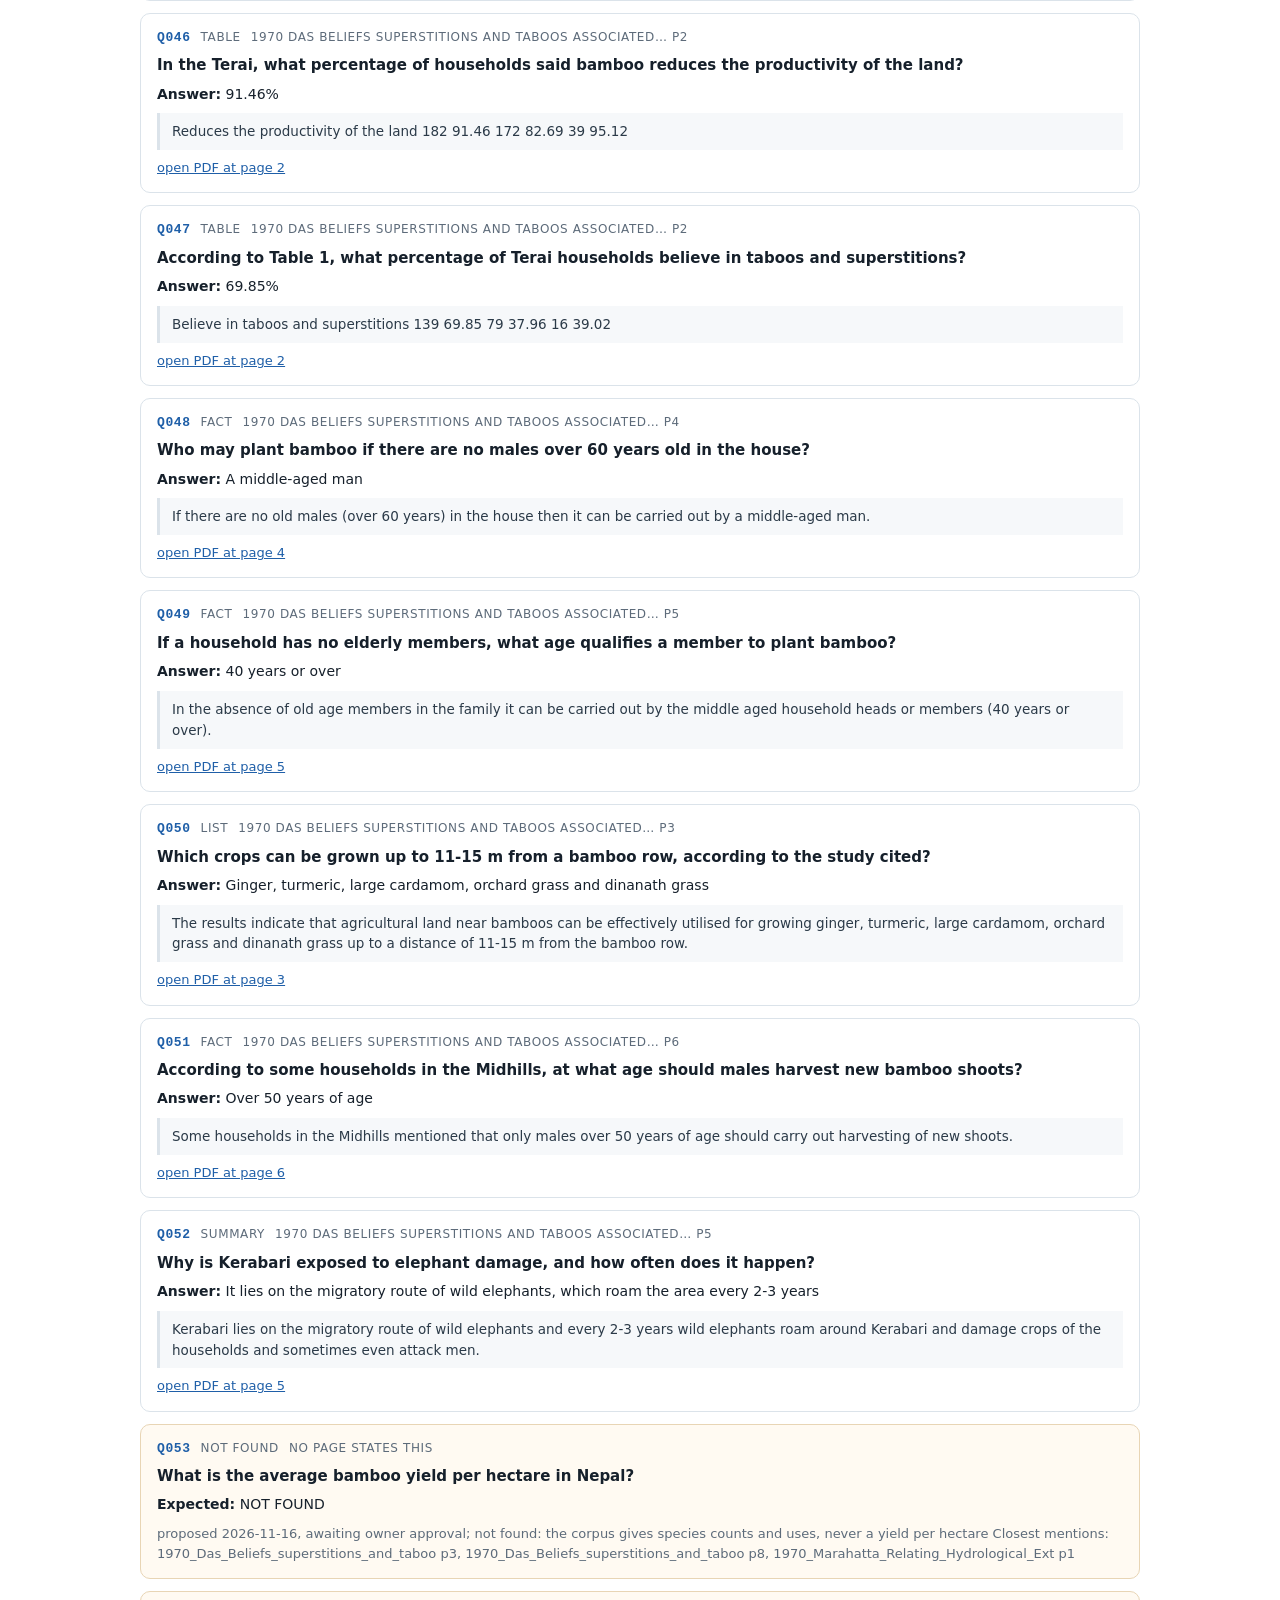
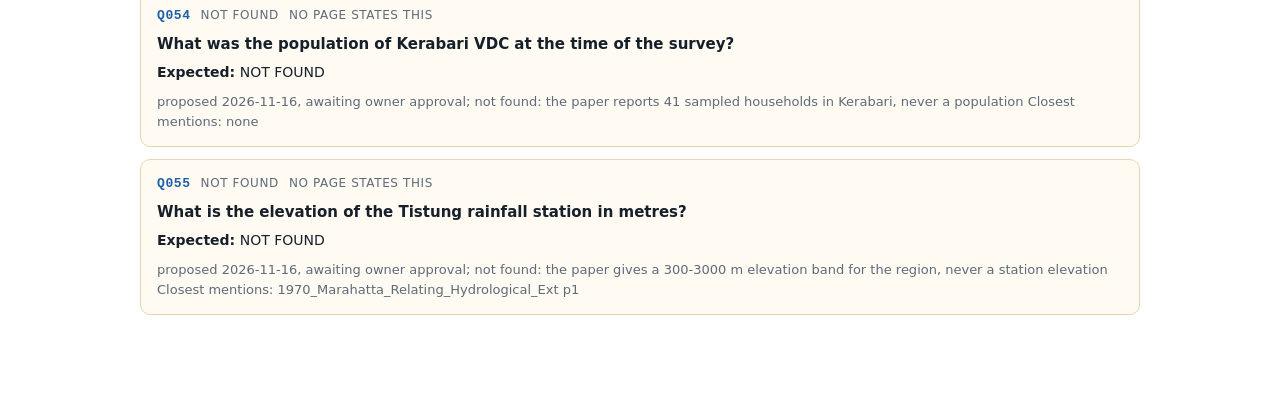
<file: eval/proposed.html>
<!doctype html><html lang="en"><head><meta charset="utf-8">
<title>Proposed dev questions (25)</title><style>
:root{--ink:#16202b;--muted:#5d6b7a;--line:#dbe3ea;--bg:#fff;--soft:#f6f8fa;--accent:#1f5fa8}
body{margin:0;background:var(--bg);color:var(--ink);font:15px/1.55 "Segoe UI",system-ui,sans-serif}
.wrap{max-width:1000px;margin:0 auto;padding:32px 22px 80px}
h1{font-size:26px;margin:0 0 6px} .lead{color:var(--muted);margin:0 0 18px}
.counts{display:flex;gap:10px;flex-wrap:wrap;margin:0 0 22px}
.counts span{border:1px solid var(--line);border-radius:999px;padding:4px 11px;font-size:13px;background:var(--soft)}
.card{border:1px solid var(--line);border-radius:10px;padding:14px 16px;margin:0 0 12px;break-inside:avoid}
.card--nf{background:#fffaf2;border-color:#e8d5b5}
.card__head{display:flex;gap:10px;align-items:baseline;font-size:12px;color:var(--muted);
  text-transform:uppercase;letter-spacing:.05em}
.card__id{font:600 13px ui-monospace,Consolas,monospace;color:var(--accent)}
.card__q{margin:8px 0 6px;font-weight:600}
.card__a{margin:0 0 8px;font-size:14px}
.card__quote{margin:0;padding:8px 12px;border-left:3px solid var(--line);background:var(--soft);
  font-size:13.5px;color:#2b3a48}
.card__links{margin:8px 0 0;font-size:13px}
.card__note{font-size:13px;color:var(--muted);margin:6px 0 0}
a{color:var(--accent)}
</style></head>
<body><main class="wrap">
<h1>25 candidate dev questions for approval</h1>
<p class="lead">Proposed on 2026-11-16 from the two eval source documents. Every quote below
was found verbatim in the parsed text of the page it cites by
<code>eval/propose_questions.py</code>; every gold number appears in its quote.
Nothing here is in <code>eval/questions.jsonl</code> yet - that file is unchanged.</p>
<p class="counts"><span>22 answerable</span>
<span>3 not found</span>
<span>dev split</span><span>added_in_step 5</span></p>
<article class="card">
  <header class="card__head"><span class="card__id">q031</span>
    <span class="card__type">number</span>
    <span class="card__where">1970 Marahatta Relating Hydrological Extremes with A… p2</span></header>
  <p class="card__q">How much rain fell at Ghantemadi over 48 hours during the July 1993 event?</p>
  <p class="card__a"><strong>Answer:</strong> 600 mm</p>
  <blockquote class="card__quote">The 48-hour rainfall depth at Ghantemadi was 600 mm.</blockquote>
  <p class="card__links"><a href="file:///C:/Users/sagar/Downloads/project/rag-project/data/corpus/1970_Marahatta_Relating_Hydrological_Extremes_with_Area_A_Case_on_Extreme_F_W2121362616.pdf#page=2">open PDF at page 2</a></p>
</article><article class="card">
  <header class="card__head"><span class="card__id">q032</span>
    <span class="card__type">number</span>
    <span class="card__where">1970 Marahatta Relating Hydrological Extremes with A… p2</span></header>
  <p class="card__q">What was the time lag between the two rainfall peaks at Nibuwatar?</p>
  <p class="card__a"><strong>Answer:</strong> 26 hours</p>
  <blockquote class="card__quote">The time lag between two rainfall peaks at Nibuwatar is 26 hours.</blockquote>
  <p class="card__links"><a href="file:///C:/Users/sagar/Downloads/project/rag-project/data/corpus/1970_Marahatta_Relating_Hydrological_Extremes_with_Area_A_Case_on_Extreme_F_W2121362616.pdf#page=2">open PDF at page 2</a></p>
</article><article class="card">
  <header class="card__head"><span class="card__id">q033</span>
    <span class="card__type">number</span>
    <span class="card__where">1970 Marahatta Relating Hydrological Extremes with A… p2</span></header>
  <p class="card__q">What hourly rainfall intensity was recorded at Nibuwatar in Bhainse during the July 1993 storm?</p>
  <p class="card__a"><strong>Answer:</strong> 64 mm per hour</p>
  <blockquote class="card__quote">The hourly rainfall intensities (Figure 2 and 3) during that period were 70 mm per hour in Tistung, 67 mm per hour in Simlang, and 64 mm per hour at Nibuwatar in Bhainse.</blockquote>
  <p class="card__links"><a href="file:///C:/Users/sagar/Downloads/project/rag-project/data/corpus/1970_Marahatta_Relating_Hydrological_Extremes_with_Area_A_Case_on_Extreme_F_W2121362616.pdf#page=2">open PDF at page 2</a></p>
</article><article class="card">
  <header class="card__head"><span class="card__id">q034</span>
    <span class="card__type">exact</span>
    <span class="card__where">1970 Marahatta Relating Hydrological Extremes with A… p3</span></header>
  <p class="card__q">What correlation coefficient is reported for the single relationship between specific peaks and catchment areas?</p>
  <p class="card__a"><strong>Answer:</strong> 0.78</p>
  <blockquote class="card__quote">The correlation coefficient is found to be 0.78</blockquote>
  <p class="card__links"><a href="file:///C:/Users/sagar/Downloads/project/rag-project/data/corpus/1970_Marahatta_Relating_Hydrological_Extremes_with_Area_A_Case_on_Extreme_F_W2121362616.pdf#page=3">open PDF at page 3</a></p>
</article><article class="card">
  <header class="card__head"><span class="card__id">q035</span>
    <span class="card__type">number</span>
    <span class="card__where">1970 Marahatta Relating Hydrological Extremes with A… p3</span></header>
  <p class="card__q">What correlation coefficient do equations (3) and (4) reach, according to the paper?</p>
  <p class="card__a"><strong>Answer:</strong> more than 0.91</p>
  <blockquote class="card__quote">The value of correlation coefficients in both equations is more than 0.91.</blockquote>
  <p class="card__links"><a href="file:///C:/Users/sagar/Downloads/project/rag-project/data/corpus/1970_Marahatta_Relating_Hydrological_Extremes_with_Area_A_Case_on_Extreme_F_W2121362616.pdf#page=3">open PDF at page 3</a></p>
</article><article class="card">
  <header class="card__head"><span class="card__id">q036</span>
    <span class="card__type">list</span>
    <span class="card__where">1970 Marahatta Relating Hydrological Extremes with A… p1</span></header>
  <p class="card__q">In which years does the paper list floods in the Sunkosi River?</p>
  <p class="card__a"><strong>Answer:</strong> 1964, 1981 and 1984</p>
  <blockquote class="card__quote">Floods of 1964, 1981 and 1984 in the Sunkosi River are some events in the eastern region.</blockquote>
  <p class="card__links"><a href="file:///C:/Users/sagar/Downloads/project/rag-project/data/corpus/1970_Marahatta_Relating_Hydrological_Extremes_with_Area_A_Case_on_Extreme_F_W2121362616.pdf#page=1">open PDF at page 1</a></p>
</article><article class="card">
  <header class="card__head"><span class="card__id">q037</span>
    <span class="card__type">number</span>
    <span class="card__where">1970 Marahatta Relating Hydrological Extremes with A… p4</span></header>
  <p class="card__q">What return period does the paper attribute to the 1993 floods?</p>
  <p class="card__a"><strong>Answer:</strong> approximately 100 years</p>
  <blockquote class="card__quote">Floods occurred in 1993 are of approximately 100 year recurring period.</blockquote>
  <p class="card__links"><a href="file:///C:/Users/sagar/Downloads/project/rag-project/data/corpus/1970_Marahatta_Relating_Hydrological_Extremes_with_Area_A_Case_on_Extreme_F_W2121362616.pdf#page=4">open PDF at page 4</a></p>
</article><article class="card">
  <header class="card__head"><span class="card__id">q038</span>
    <span class="card__type">comparison</span>
    <span class="card__where">1970 Marahatta Relating Hydrological Extremes with A… p3</span></header>
  <p class="card__q">Which river has the lowest coefficient value among those listed by DHM/DPTC (1994)?</p>
  <p class="card__a"><strong>Answer:</strong> Rapti River at Bhandara, 0.033</p>
  <blockquote class="card__quote">The coefficient values (DHM/DPTC, 1994) varied from 0.033 for Rapti River at Bhandara, 0.06 for Bagmati, 0.07 for Kyankhola, and 0.07 for Agrakhola.</blockquote>
  <p class="card__links"><a href="file:///C:/Users/sagar/Downloads/project/rag-project/data/corpus/1970_Marahatta_Relating_Hydrological_Extremes_with_Area_A_Case_on_Extreme_F_W2121362616.pdf#page=3">open PDF at page 3</a></p>
</article><article class="card">
  <header class="card__head"><span class="card__id">q039</span>
    <span class="card__type">exact</span>
    <span class="card__where">1970 Marahatta Relating Hydrological Extremes with A… p3</span></header>
  <p class="card__q">What 24-hour and 48-hour rainfall depths does the paper use for the study area (P0)?</p>
  <p class="card__a"><strong>Answer:</strong> 540 mm in 24 hours and 600 mm in 48 hours</p>
  <blockquote class="card__quote">In the study area, P0 is 540 mm and 600 mm observed in 1993 in 24-h and 48-h durations respectively.</blockquote>
  <p class="card__links"><a href="file:///C:/Users/sagar/Downloads/project/rag-project/data/corpus/1970_Marahatta_Relating_Hydrological_Extremes_with_Area_A_Case_on_Extreme_F_W2121362616.pdf#page=3">open PDF at page 3</a></p>
</article><article class="card">
  <header class="card__head"><span class="card__id">q040</span>
    <span class="card__type">number</span>
    <span class="card__where">1970 Marahatta Relating Hydrological Extremes with A… p2</span></header>
  <p class="card__q">When did the monsoon enter eastern Nepal in 1993 and by what date had it covered the whole region?</p>
  <p class="card__a"><strong>Answer:</strong> June 6, and the whole region by June 14</p>
  <blockquote class="card__quote">In 1993, monsoon entered in the eastern Nepal on June 6, four days earlier than usual, and covered the whole region by June 14.</blockquote>
  <p class="card__links"><a href="file:///C:/Users/sagar/Downloads/project/rag-project/data/corpus/1970_Marahatta_Relating_Hydrological_Extremes_with_Area_A_Case_on_Extreme_F_W2121362616.pdf#page=2">open PDF at page 2</a></p>
</article><article class="card">
  <header class="card__head"><span class="card__id">q041</span>
    <span class="card__type">exact</span>
    <span class="card__where">1970 Das Beliefs superstitions and taboos associated… p2</span></header>
  <p class="card__q">How many households were interviewed in the Terai, the Midhills and Kerabari?</p>
  <p class="card__a"><strong>Answer:</strong> 199 in the Terai, 208 in the Midhills and 41 in Kerabari</p>
  <blockquote class="card__quote">Altogether, 199 households in the Terai, 208 in the Midhills and 41 in Kerabari were interviewed with semi-structured and open-ended questions.</blockquote>
  <p class="card__links"><a href="file:///C:/Users/sagar/Downloads/project/rag-project/data/corpus/1970_Das_Beliefs_superstitions_and_taboos_associated_with_bamboos_in_W1999918290.pdf#page=2">open PDF at page 2</a></p>
</article><article class="card">
  <header class="card__head"><span class="card__id">q042</span>
    <span class="card__type">fact</span>
    <span class="card__where">1970 Das Beliefs superstitions and taboos associated… p1</span></header>
  <p class="card__q">How many bamboo species are recorded in Nepal, and in which publication?</p>
  <p class="card__a"><strong>Answer:</strong> Fifty species, recorded by Das (2004)</p>
  <blockquote class="card__quote">Fifty species of bamboos are already recorded in Nepal (Das, 2004).</blockquote>
  <p class="card__links"><a href="file:///C:/Users/sagar/Downloads/project/rag-project/data/corpus/1970_Das_Beliefs_superstitions_and_taboos_associated_with_bamboos_in_W1999918290.pdf#page=1">open PDF at page 1</a></p>
</article><article class="card">
  <header class="card__head"><span class="card__id">q043</span>
    <span class="card__type">fact</span>
    <span class="card__where">1970 Das Beliefs superstitions and taboos associated… p1</span></header>
  <p class="card__q">Why is a small piece of bamboo hung above a grave in Bangladesh?</p>
  <p class="card__a"><strong>Answer:</strong> To scare away evil spirits</p>
  <blockquote class="card__quote">In Bangladesh, when a villager is buried a small piece of bamboo is hung above the grave in order to scare away evil spirits (Arens and Beurden, 1978).</blockquote>
  <p class="card__links"><a href="file:///C:/Users/sagar/Downloads/project/rag-project/data/corpus/1970_Das_Beliefs_superstitions_and_taboos_associated_with_bamboos_in_W1999918290.pdf#page=1">open PDF at page 1</a></p>
</article><article class="card">
  <header class="card__head"><span class="card__id">q044</span>
    <span class="card__type">fact</span>
    <span class="card__where">1970 Das Beliefs superstitions and taboos associated… p1</span></header>
  <p class="card__q">What was bamboo planting associated with among some villagers in the Kakani-Kathmandu area?</p>
  <p class="card__a"><strong>Answer:</strong> Childlessness</p>
  <blockquote class="card__quote">Gurung (1989) reported an unwillingness to plant bamboo amongst some villagers in the KakaniKathmandu area, where it was associated with childlessness.</blockquote>
  <p class="card__links"><a href="file:///C:/Users/sagar/Downloads/project/rag-project/data/corpus/1970_Das_Beliefs_superstitions_and_taboos_associated_with_bamboos_in_W1999918290.pdf#page=1">open PDF at page 1</a></p>
</article><article class="card">
  <header class="card__head"><span class="card__id">q045</span>
    <span class="card__type">number</span>
    <span class="card__where">1970 Das Beliefs superstitions and taboos associated… p3</span></header>
  <p class="card__q">What share of households in the Terai believes in taboos and superstitions about bamboo?</p>
  <p class="card__a"><strong>Answer:</strong> 61.9%</p>
  <blockquote class="card__quote">Overwhelming majority of households (61.9%) in the Terai believes in tabors and superstitions associated with bamboos.</blockquote>
  <p class="card__links"><a href="file:///C:/Users/sagar/Downloads/project/rag-project/data/corpus/1970_Das_Beliefs_superstitions_and_taboos_associated_with_bamboos_in_W1999918290.pdf#page=3">open PDF at page 3</a></p>
</article><article class="card">
  <header class="card__head"><span class="card__id">q046</span>
    <span class="card__type">table</span>
    <span class="card__where">1970 Das Beliefs superstitions and taboos associated… p2</span></header>
  <p class="card__q">In the Terai, what percentage of households said bamboo reduces the productivity of the land?</p>
  <p class="card__a"><strong>Answer:</strong> 91.46%</p>
  <blockquote class="card__quote">Reduces the productivity of the land 182 91.46 172 82.69 39 95.12</blockquote>
  <p class="card__links"><a href="file:///C:/Users/sagar/Downloads/project/rag-project/data/corpus/1970_Das_Beliefs_superstitions_and_taboos_associated_with_bamboos_in_W1999918290.pdf#page=2">open PDF at page 2</a></p>
</article><article class="card">
  <header class="card__head"><span class="card__id">q047</span>
    <span class="card__type">table</span>
    <span class="card__where">1970 Das Beliefs superstitions and taboos associated… p2</span></header>
  <p class="card__q">According to Table 1, what percentage of Terai households believe in taboos and superstitions?</p>
  <p class="card__a"><strong>Answer:</strong> 69.85%</p>
  <blockquote class="card__quote">Believe in taboos and superstitions 139 69.85 79 37.96 16 39.02</blockquote>
  <p class="card__links"><a href="file:///C:/Users/sagar/Downloads/project/rag-project/data/corpus/1970_Das_Beliefs_superstitions_and_taboos_associated_with_bamboos_in_W1999918290.pdf#page=2">open PDF at page 2</a></p>
</article><article class="card">
  <header class="card__head"><span class="card__id">q048</span>
    <span class="card__type">fact</span>
    <span class="card__where">1970 Das Beliefs superstitions and taboos associated… p4</span></header>
  <p class="card__q">Who may plant bamboo if there are no males over 60 years old in the house?</p>
  <p class="card__a"><strong>Answer:</strong> A middle-aged man</p>
  <blockquote class="card__quote">If there are no old males (over 60 years) in the house then it can be carried out by a middle-aged man.</blockquote>
  <p class="card__links"><a href="file:///C:/Users/sagar/Downloads/project/rag-project/data/corpus/1970_Das_Beliefs_superstitions_and_taboos_associated_with_bamboos_in_W1999918290.pdf#page=4">open PDF at page 4</a></p>
</article><article class="card">
  <header class="card__head"><span class="card__id">q049</span>
    <span class="card__type">fact</span>
    <span class="card__where">1970 Das Beliefs superstitions and taboos associated… p5</span></header>
  <p class="card__q">If a household has no elderly members, what age qualifies a member to plant bamboo?</p>
  <p class="card__a"><strong>Answer:</strong> 40 years or over</p>
  <blockquote class="card__quote">In the absence of old age members in the family it can be carried out by the middle aged household heads or members (40 years or over).</blockquote>
  <p class="card__links"><a href="file:///C:/Users/sagar/Downloads/project/rag-project/data/corpus/1970_Das_Beliefs_superstitions_and_taboos_associated_with_bamboos_in_W1999918290.pdf#page=5">open PDF at page 5</a></p>
</article><article class="card">
  <header class="card__head"><span class="card__id">q050</span>
    <span class="card__type">list</span>
    <span class="card__where">1970 Das Beliefs superstitions and taboos associated… p3</span></header>
  <p class="card__q">Which crops can be grown up to 11-15 m from a bamboo row, according to the study cited?</p>
  <p class="card__a"><strong>Answer:</strong> Ginger, turmeric, large cardamom, orchard grass and dinanath grass</p>
  <blockquote class="card__quote">The results indicate that agricultural land near bamboos can be effectively utilised for growing ginger, turmeric, large cardamom, orchard grass and dinanath grass up to a distance of 11-15 m from the bamboo row.</blockquote>
  <p class="card__links"><a href="file:///C:/Users/sagar/Downloads/project/rag-project/data/corpus/1970_Das_Beliefs_superstitions_and_taboos_associated_with_bamboos_in_W1999918290.pdf#page=3">open PDF at page 3</a></p>
</article><article class="card">
  <header class="card__head"><span class="card__id">q051</span>
    <span class="card__type">fact</span>
    <span class="card__where">1970 Das Beliefs superstitions and taboos associated… p6</span></header>
  <p class="card__q">According to some households in the Midhills, at what age should males harvest new bamboo shoots?</p>
  <p class="card__a"><strong>Answer:</strong> Over 50 years of age</p>
  <blockquote class="card__quote">Some households in the Midhills mentioned that only males over 50 years of age should carry out harvesting of new shoots.</blockquote>
  <p class="card__links"><a href="file:///C:/Users/sagar/Downloads/project/rag-project/data/corpus/1970_Das_Beliefs_superstitions_and_taboos_associated_with_bamboos_in_W1999918290.pdf#page=6">open PDF at page 6</a></p>
</article><article class="card">
  <header class="card__head"><span class="card__id">q052</span>
    <span class="card__type">summary</span>
    <span class="card__where">1970 Das Beliefs superstitions and taboos associated… p5</span></header>
  <p class="card__q">Why is Kerabari exposed to elephant damage, and how often does it happen?</p>
  <p class="card__a"><strong>Answer:</strong> It lies on the migratory route of wild elephants, which roam the area every 2-3 years</p>
  <blockquote class="card__quote">Kerabari lies on the migratory route of wild elephants and every 2-3 years wild elephants roam around Kerabari and damage crops of the households and sometimes even attack men.</blockquote>
  <p class="card__links"><a href="file:///C:/Users/sagar/Downloads/project/rag-project/data/corpus/1970_Das_Beliefs_superstitions_and_taboos_associated_with_bamboos_in_W1999918290.pdf#page=5">open PDF at page 5</a></p>
</article><article class="card card--nf">
  <header class="card__head"><span class="card__id">q053</span>
    <span class="card__type">not found</span>
    <span class="card__where">no page states this</span></header>
  <p class="card__q">What is the average bamboo yield per hectare in Nepal?</p>
  <p class="card__a"><strong>Expected:</strong> NOT FOUND</p>
  <p class="card__note">proposed 2026-11-16, awaiting owner approval; not found: the corpus gives species counts and uses, never a yield per hectare Closest mentions: 1970_Das_Beliefs_superstitions_and_taboo p3, 1970_Das_Beliefs_superstitions_and_taboo p8, 1970_Marahatta_Relating_Hydrological_Ext p1</p>
</article><article class="card card--nf">
  <header class="card__head"><span class="card__id">q054</span>
    <span class="card__type">not found</span>
    <span class="card__where">no page states this</span></header>
  <p class="card__q">What was the population of Kerabari VDC at the time of the survey?</p>
  <p class="card__a"><strong>Expected:</strong> NOT FOUND</p>
  <p class="card__note">proposed 2026-11-16, awaiting owner approval; not found: the paper reports 41 sampled households in Kerabari, never a population Closest mentions: none</p>
</article><article class="card card--nf">
  <header class="card__head"><span class="card__id">q055</span>
    <span class="card__type">not found</span>
    <span class="card__where">no page states this</span></header>
  <p class="card__q">What is the elevation of the Tistung rainfall station in metres?</p>
  <p class="card__a"><strong>Expected:</strong> NOT FOUND</p>
  <p class="card__note">proposed 2026-11-16, awaiting owner approval; not found: the paper gives a 300-3000 m elevation band for the region, never a station elevation Closest mentions: 1970_Marahatta_Relating_Hydrological_Ext p1</p>
</article>
</main></body></html>
</file>
